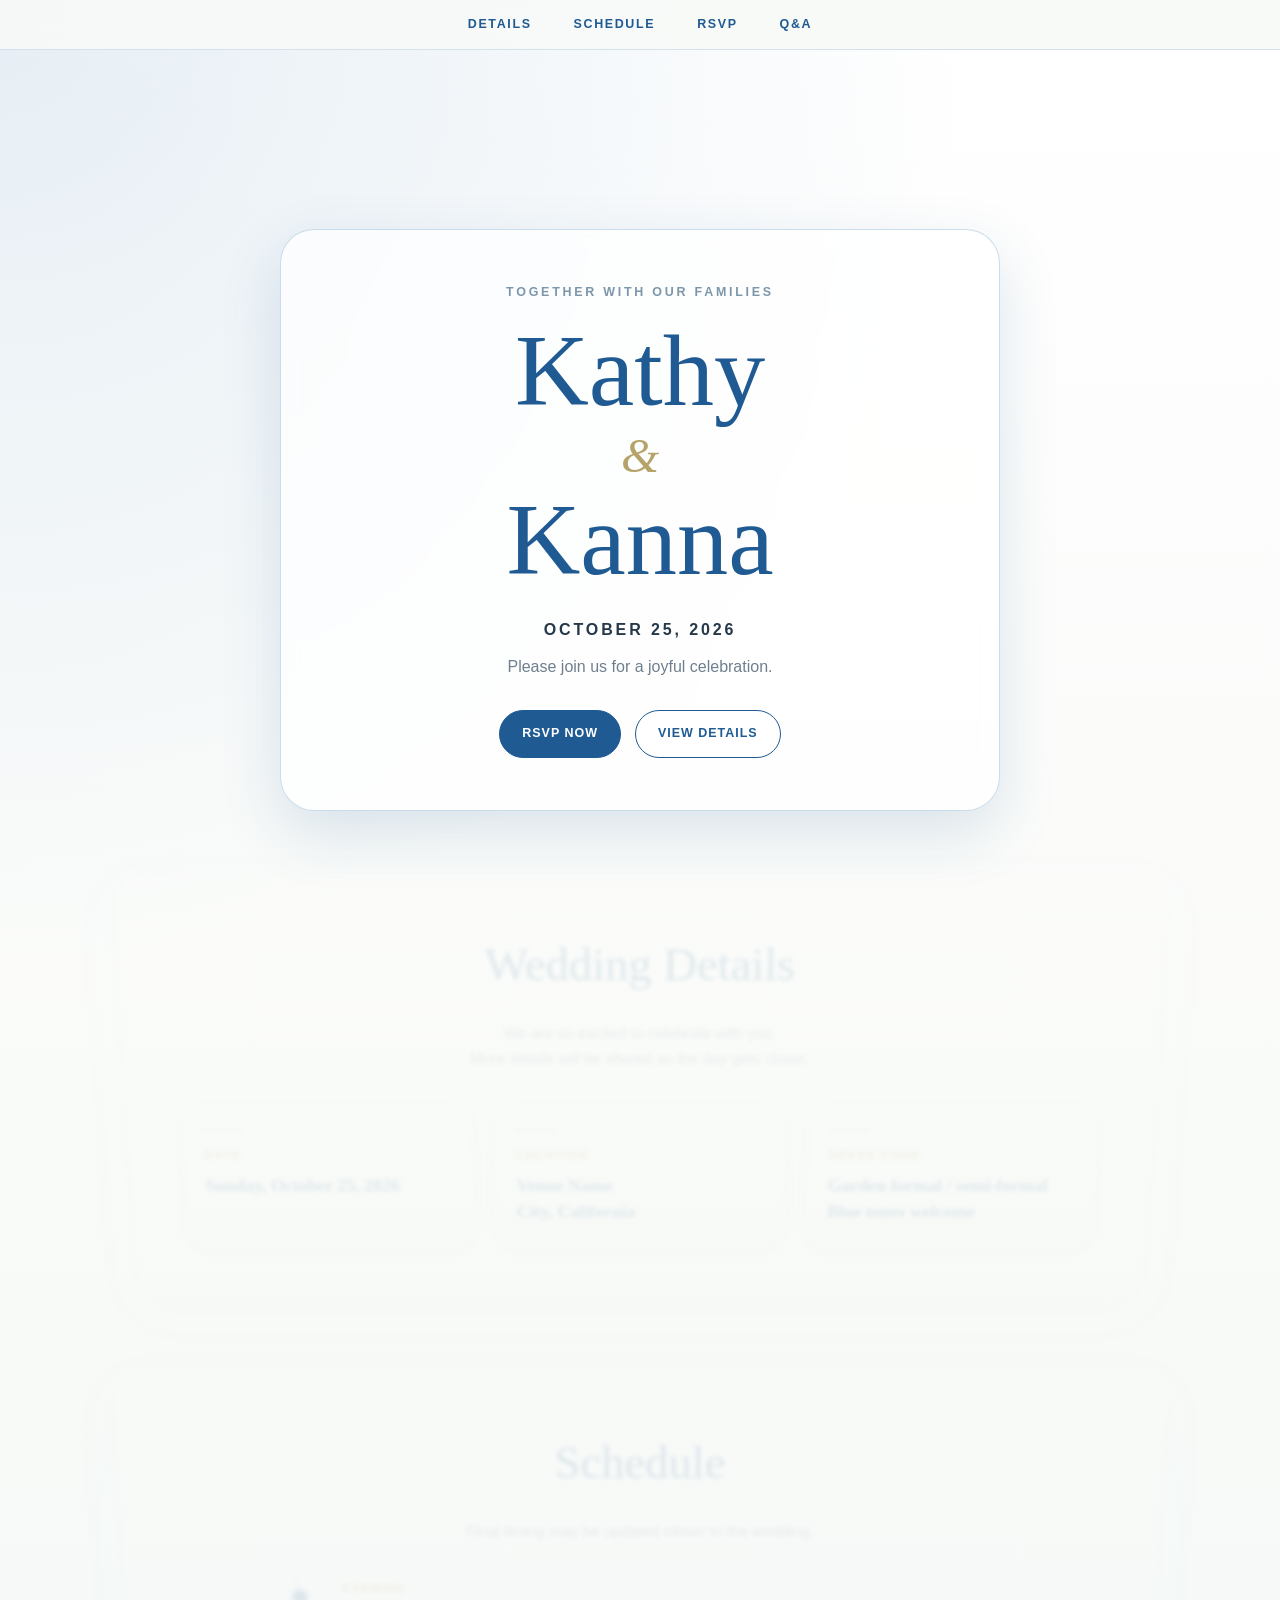
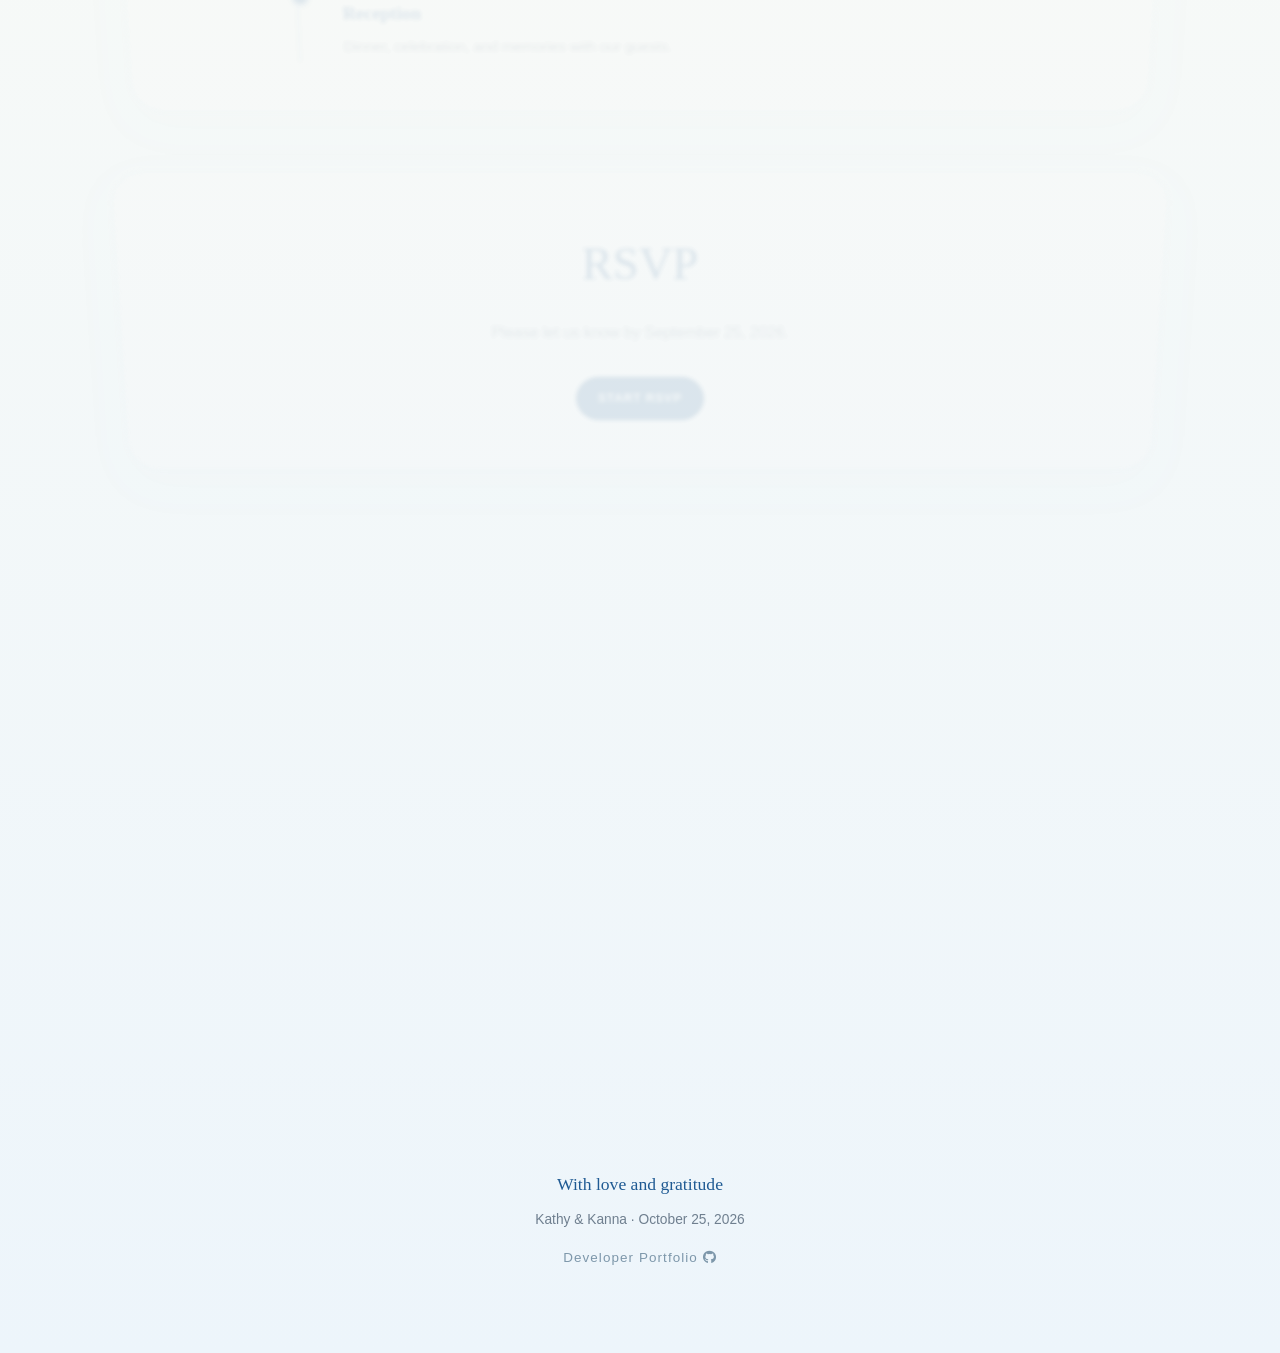
<file: index.html>
<!DOCTYPE html>
<html lang="en">
  <head>
    <link rel="stylesheet" href="https://cdnjs.cloudflare.com/ajax/libs/font-awesome/6.5.1/css/all.min.css">
    <link rel="stylesheet" href="css/styles.css">

    <meta charset="UTF-8" />
    <meta name="viewport" content="width=device-width, initial-scale=1.0" />

    <title>🩵 Kathy & Kanna</title>
  </head>

<body>
  <nav class="topbar" aria-label="Wedding website navigation">
    <div class="topbar-inner">
      <div class="nav-links">
        <a href="#details">Details</a>
        <a href="#schedule">Schedule</a>
        <a href="#rsvp">RSVP</a>
        <a href="#qa">Q&A</a>
      </div>
    </div>
  </nav>

  <header class="hero">
    <div class="hero-card">
      <p class="eyebrow">Together with our families</p>
      <h1>
        Kathy
        <span class="and">&</span>
        Kanna
      </h1>
      <p class="date-line">October 25, 2026</p>
      <p class="location-line">Please join us for a joyful celebration.</p>

      <div class="button-row">
        <a class="btn" href="rsvp.html">RSVP Now</a>
        <a class="btn secondary" href="#details">View Details</a>
      </div>
    </div>
  </header>

  <main>
    <section id="details" class="card-section">
      <h2>Wedding Details</h2>
      <p class="section-intro">
        We are so excited to celebrate with you.
        <br>More details will be shared as the day gets closer.
      </p>

      <div class="grid">
        <div class="detail-card">
          <h3>Date</h3>
          <p>Sunday, October 25, 2026</p>
        </div>

        <div class="detail-card">
          <h3>Location</h3>
          <p>Venue Name<br>City, California</p>
        </div>

        <div class="detail-card">
          <h3>Dress Code</h3>
          <p>Garden formal / semi-formal<br>Blue tones welcome</p>
        </div>
      </div>
    </section>

    <section id="schedule" class="card-section">
      <h2>Schedule</h2>
      <p class="section-intro">Final timing may be updated closer to the wedding.</p>

      <div class="schedule">
        <div class="schedule-item">
          <span class="time">Evening</span>
          <strong>Reception</strong>
          <p>Dinner, celebration, and memories with our guests.</p>
        </div>
      </div>
    </section>

    <section id="rsvp" class="card-section">
      <h2>RSVP</h2>
      <p class="section-intro">
        Please let us know by September 25, 2026.
      </p>

      <div class="button-row">
        <a class="btn" href="rsvp.html">Start RSVP</a>
      </div>
    </section>

    <section id="qa" class="qa-section card-section">
      <div class="qa-layout">
        <div class="qa-copy">
          <p class="qa-label">FAQ</p>
          <h2>Frequently Asked Questions</h2>
          <p>
            We compiled a few helpful answers for our wedding day. More details will be added as we get closer to the celebration.
          </p>
        </div>

        <div class="faq-list">
          <details class="faq-item">
            <summary>
              <span>When should I RSVP by?</span>
              <span class="faq-icon"></span>
            </summary>
            <p>Please RSVP by September 25, 2026 so we can finalize our guest count.</p>
          </details>

          <details class="faq-item">
            <summary>
              <span>What is the dress code?</span>
              <span class="faq-icon"></span>
            </summary>
            <p>Garden formal or semi-formal. Blue tones are welcome, but not required.</p>
          </details>

          <details class="faq-item">
            <summary>
              <span>Can I bring a guest?</span>
              <span class="faq-icon"></span>
            </summary>
            <p>Please refer to the names listed on your invitation. If you have questions, feel free to contact us.</p>
          </details>

          <details class="faq-item">
            <summary>
              <span>Will there be parking?</span>
              <span class="faq-icon"></span>
            </summary>
            <p>Parking details will be shared closer to the wedding date.</p>
          </details>

          <details class="faq-item">
            <summary>
              <span>Are children invited?</span>
              <span class="faq-icon"></span>
            </summary>
            <p>Please check your invitation for the guests included in your RSVP.</p>
          </details>
        </div>
      </div>

      <div class="qa-contact">
        <h3>Still have questions?</h3>
        <p>Please contact us, we are happy to help.</p>
        <a class="contact-btn" href="mailto:your-email@example.com">Contact us</a>
      </div>
    </section>
  </main>

  <footer class="footer">
    <div>With love and gratitude</div>
    <div class="small">Kathy & Kanna · October 25, 2026</div>

    <p class="developer-credit">
      <a href="https://kawingtam.github.io/" target="_blank" rel="noopener noreferrer">
        Developer Portfolio
        <i class="fa-brands fa-github"></i>
      </a>
    </p>
  </footer>

  <script>
    document.querySelectorAll('.faq-item').forEach((item) => {
      item.addEventListener('toggle', () => {
        if (item.open) {
          document.querySelectorAll('.faq-item').forEach((otherItem) => {
            if (otherItem !== item) otherItem.removeAttribute('open');
          });
        }
      });
    });
  </script>

  <script src="js/index.js"></script>
  <script src="js/rsvp.js"></script>
</body>
</html>
</file>
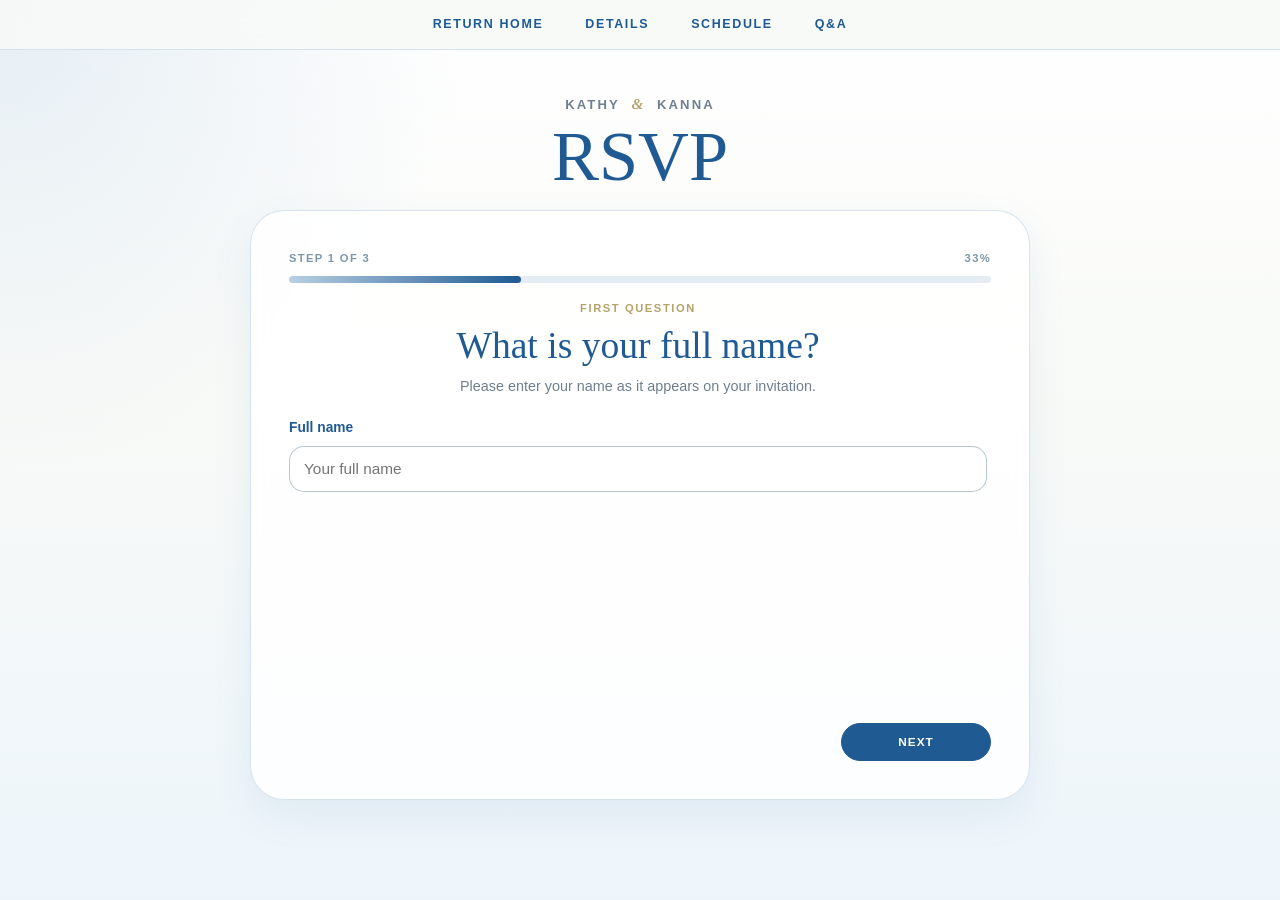
<file: rsvp.html>
<!DOCTYPE html>
<html lang="en">
<head>
  <meta charset="UTF-8" />
  <meta name="viewport" content="width=device-width, initial-scale=1.0" />

  <title>🩵 Kathy & Kanna | RSVP</title>

  <link rel="stylesheet" href="https://cdnjs.cloudflare.com/ajax/libs/font-awesome/6.5.1/css/all.min.css">
  <link rel="stylesheet" href="css/styles.css" />
</head>

<body class="rsvp-page">
  <nav class="topbar" aria-label="Wedding website navigation">
    <div class="topbar-inner">
      <div class="nav-links">
        <a href="index.html">Return Home</a>
        <a href="index.html#details">Details</a>
        <a href="index.html#schedule">Schedule</a>
        <a href="index.html#qa">Q&A</a>
      </div>
    </div>
  </nav>

  <main class="page-wrap">
    <div class="rsvp-shell">
      <header class="rsvp-header">
        <p class="rsvp-names">
          Kathy <span class="rsvp-and">&</span> Kanna
        </p>
        <h1>RSVP</h1>
      </header>
      <section class="rsvp-card" aria-label="Interactive wedding RSVP form">
        <div class="progress-area" aria-label="RSVP progress">
          <div class="progress-meta">
            <span id="step-label">Step 1 of 9</span>
            <span id="step-percent">0%</span>
          </div>
          <div class="progress-track">
            <div class="progress-fill" id="progress-fill"></div>
          </div>
        </div>

        <form id="interactive-rsvp" name="wedding-rsvp" method="POST" netlify-honeypot="bot-field" data-netlify="true" novalidate>
          <input type="hidden" name="form-name" value="wedding-rsvp" />
          <input type="hidden" id="guest-names-hidden" name="guest_names" value="" />
          <p style="display:none;">
            <label>Do not fill this out: <input name="bot-field" /></label>
          </p>

          <div class="notice" id="notice" role="alert"></div>

          <div class="rsvp-step active" id="step-name">
            <span class="question-label">First question</span>
            <h2 class="question-title">What is your full name?</h2>
            <p class="question-help">Please enter your name as it appears on your invitation.</p>

            <label class="field-label" for="full-name">Full name</label>
            <input id="full-name" name="full_name" type="text" placeholder="Your full name" autocomplete="name" data-required="always" />
          </div>

          <div class="rsvp-step" id="step-email">
            <span class="question-label">Contact</span>
            <h2 class="question-title">What is your email?</h2>
            <p class="question-help">We will only use this if we need to confirm wedding details with you.</p>

            <label class="field-label" for="email">Email address</label>
            <input id="email" name="email" type="email" placeholder="name@example.com" autocomplete="email" data-required="always" />
          </div>

          <div class="rsvp-step" id="step-attendance">
            <span class="question-label">Attendance</span>
            <h2 class="question-title">Will you be joining us?</h2>
            <p class="question-help">Your answer will decide which questions appear next.</p>

            <div class="choice-grid" role="radiogroup" aria-label="Will you attend?">
              <label class="choice-card">
                <input type="radio" name="attendance" value="Joyfully accepts" data-required="always" />
                <span>Joyfully accepts</span>
              </label>

              <label class="choice-card">
                <input type="radio" name="attendance" value="Regretfully declines" data-required="always" />
                <span>Regretfully declines</span>
              </label>
            </div>
          </div>

          <div class="rsvp-step" id="step-accept-animation">
            <div class="outcome-card accept" aria-label="Happy acceptance message">
              <span class="sparkle one"></span>
              <span class="sparkle two"></span>
              <span class="sparkle three"></span>
              <span class="sparkle four"></span>

              <div class="outcome-content">
                <div class="outcome-icon">🩵</div>
                <h2>Yay, see you there!</h2>
                <p>We are so excited to celebrate with you. Just a few quick details left.</p>
              </div>
            </div>
          </div>

          <div class="rsvp-step" id="step-decline-animation">
            <div class="outcome-card decline" aria-label="Decline message">
              <span class="sparkle one"></span>
              <span class="sparkle two"></span>
              <span class="sparkle three"></span>
              <span class="sparkle four"></span>

              <div class="outcome-content">
                <div class="outcome-icon">💙</div>
                <h2>We will miss you.</h2>
                <p>Thank you for letting us know. You can leave us a sweet note before submitting.</p>
              </div>
            </div>
          </div>

          <div class="rsvp-step" id="step-guest-count">
            <span class="question-label">Guest count</span>
            <h2 class="question-title">How many guests are attending?</h2>
            <p class="question-help">Please include yourself in the number.</p>

            <label class="field-label" for="guest-count">Number attending</label>
            <select id="guest-count" name="guest_count" data-required="accept">
              <option value="">Select one</option>
              <option value="1">1</option>
              <option value="2">2</option>
              <option value="3">3</option>
              <option value="4">4</option>
            </select>
          </div>

          <div class="rsvp-step" id="step-guest-names">
            <span class="question-label">Guest names</span>
            <h2 class="question-title">Who will be attending?</h2>
            <p class="question-help" id="guest-names-help">Please enter one name per box.</p>

            <div class="guest-name-fields" id="guest-name-fields">
              <div class="guest-name-field" data-guest-field="1">
                <label class="field-label" for="guest-1">Guest 1</label>
                <input id="guest-1" name="guest_1" type="text" placeholder="Guest 1 full name" data-required="accept" disabled />
              </div>

              <div class="guest-name-field" data-guest-field="2">
                <label class="field-label" for="guest-2">Guest 2</label>
                <input id="guest-2" name="guest_2" type="text" placeholder="Guest 2 full name" data-required="accept" disabled />
              </div>

              <div class="guest-name-field" data-guest-field="3">
                <label class="field-label" for="guest-3">Guest 3</label>
                <input id="guest-3" name="guest_3" type="text" placeholder="Guest 3 full name" data-required="accept" disabled />
              </div>

              <div class="guest-name-field" data-guest-field="4">
                <label class="field-label" for="guest-4">Guest 4</label>
                <input id="guest-4" name="guest_4" type="text" placeholder="Guest 4 full name" data-required="accept" disabled />
              </div>
            </div>
          </div>

          <div class="rsvp-step" id="step-dietary">
            <span class="question-label">Dietary needs</span>
            <h2 class="question-title">Any allergies or dietary restrictions?</h2>
            <p class="question-help">Choose the closest option. Select “Other” if you need to explain more.</p>

            <label class="field-label" for="dietary-option">Allergy or dietary option</label>
            <select id="dietary-option" name="dietary_option">
              <option value="None">None</option>
              <option>Vegetarian</option>
              <option>Vegan</option>
              <option>Gluten-free</option>
              <option>Dairy-free</option>
              <option>Nut allergy</option>
              <option>Shellfish allergy</option>
              <option>No beef</option>
              <option>No pork</option>
              <option>Other</option>
            </select>

            <div class="dietary-other" id="dietary-other-wrap">
              <label class="field-label" for="dietary-other">Other details</label>
              <input id="dietary-other" name="dietary_other" type="text" placeholder="Please briefly describe." disabled />
            </div>
          </div>

          <div class="rsvp-step" id="step-message">
            <span class="question-label">Final note</span>
            <h2 class="question-title">Would you like to leave us a message?</h2>
            <p class="question-help">You can also include a song request for the reception.</p>

            <label class="field-label" for="message">Message or song request</label>
            <textarea id="message" name="message" maxlength="180" placeholder="Leave us a note or request a song."></textarea>
          </div>

          <div class="rsvp-step" id="step-review">
            <span class="question-label">Review</span>
            <h2 class="question-title">Please review your RSVP.</h2>
            <p class="question-help">Use Back if you want to edit anything.</p>

            <div class="review-box" id="review-box"></div>
          </div>

          <div class="rsvp-step" id="step-thank-you">
            <div class="outcome-card accept" aria-label="Thank you message">
              <span class="sparkle one"></span>
              <span class="sparkle two"></span>
              <span class="sparkle three"></span>
              <span class="sparkle four"></span>

              <div class="outcome-content">
                <div class="outcome-icon">🩵</div>
                <h2>Thank you!</h2>
                <p>Your RSVP has been recorded. We are grateful for your response.</p>
              </div>
            </div>

            <div class="button-row thank-you-actions">
              <a class="btn secondary" href="index.html">Back to Wedding Site</a>
            </div>
          </div>

          <div class="button-row rsvp-button-row" id="form-buttons">
            <button class="btn secondary hidden" type="button" id="back-btn">Back</button>
            <button class="btn" type="button" id="next-btn">Next</button>
            <button class="btn" type="submit" id="submit-btn" style="display:none;">Submit</button>
          </div>
        </form>
      </section>
    </div>
  </main>
  

  <script src="js/rsvp.js"></script>
</body>
</html>
</file>
<file: css/styles.css>
/* =========================================================
   Kathy & Kanna Wedding RSVP
   Shared blue wedding style for index.html and rsvp.html
   ========================================================= */

:root {
  --ink-blue: #1F5A93;
  --powder-blue: #B8CFE3;
  --dusty-blue: #7D97AA;
  --soft-white: #F8FAF7;
  --fresh-green: #7FA06B;
  --champagne: #B6A36A;
  --text: #263849;
  --muted: #6f7f8f;
  --card: rgba(255, 255, 255, 0.86);
  --shadow: 0 22px 60px rgba(31, 90, 147, 0.15);
}

* {
  box-sizing: border-box;
}

html {
  scroll-behavior: smooth;
}

body {
  margin: 0;
  font-family: Georgia, "Times New Roman", serif;
  color: var(--text);
  background:
    radial-gradient(circle at top left, rgba(184, 207, 227, 0.35), transparent 30%),
    linear-gradient(180deg, #ffffff 0%, var(--soft-white) 45%, #edf5fb 100%);
  line-height: 1.7;
  overflow-x: hidden;
}

/* =========================================================
   Shared Top Navigation
   ========================================================= */

.topbar {
  position: sticky;
  top: 0;
  z-index: 50;
  padding: 14px 20px;
  background: rgba(248, 250, 247, 0.88);
  backdrop-filter: blur(14px);
  border-bottom: 1px solid rgba(184, 207, 227, 0.55);
  font-family: Arial, sans-serif;
}

.topbar-inner {
  width: min(1080px, 92vw);
  margin: 0 auto;
  display: flex;
  align-items: center;
  justify-content: center;
}

.nav-links {
  display: flex;
  align-items: center;
  justify-content: center;
  gap: clamp(18px, 5vw, 42px);
  flex-wrap: wrap;
}

.nav-links a {
  color: var(--ink-blue);
  text-decoration: none;
  font-size: 0.78rem;
  font-weight: 700;
  letter-spacing: 0.13em;
  text-transform: uppercase;
  transition: color 0.25s ease;
}

.nav-links a:hover,
.nav-links .nav-rsvp:hover {
  color: var(--champagne);
}

.nav-links .nav-rsvp {
  color: var(--ink-blue);
}

/* =========================================================
   Shared Buttons / Footer
   ========================================================= */

.button-row {
  display: flex;
  gap: 14px;
  justify-content: center;
  align-items: center;
  flex-wrap: wrap;
}

.btn {
  display: inline-flex;
  align-items: center;
  justify-content: center;
  gap: 8px;
  padding: 12px 22px;
  border-radius: 999px;
  background: var(--ink-blue);
  color: white;
  text-decoration: none;
  font-family: Arial, sans-serif;
  font-weight: 700;
  letter-spacing: 0.08em;
  text-transform: uppercase;
  font-size: 0.78rem;
  border: 1px solid var(--ink-blue);
  cursor: pointer;
  transition:
    transform 0.2s ease,
    box-shadow 0.2s ease,
    background 0.2s ease,
    color 0.2s ease;
}

.btn:hover {
  transform: translateY(-2px);
  box-shadow: 0 10px 24px rgba(31, 90, 147, 0.16);
}

.btn.secondary {
  background: rgba(255, 255, 255, 0.78);
  color: var(--ink-blue);
}

.btn.hidden {
  visibility: hidden;
  pointer-events: none;
}

.footer {
  text-align: center;
  padding: clamp(38px, 6vw, 55px) 20px clamp(48px, 7vw, 70px);
  color: var(--ink-blue);
  font-size: 1.1rem;
}

.footer .small {
  margin-top: 8px;
  font-family: Arial, sans-serif;
  color: var(--muted);
  font-size: 0.86rem;
}

.developer-credit {
  margin-top: 16px;
  font-family: Arial, sans-serif;
  font-size: 0.84rem;
  letter-spacing: 0.08em;
}

.developer-credit a {
  color: var(--dusty-blue);
  text-decoration: none;
  transition: color 0.25s ease;
}

.developer-credit a:hover {
  color: var(--ink-blue);
}

/* =========================================================
   Index Page
   ========================================================= */

main {
  width: min(1080px, 92vw);
  margin: 0 auto clamp(42px, 7vw, 76px);
  display: grid;
  gap: clamp(24px, 4vw, 36px);
}

.hero {
  min-height: calc(100svh - 60px);
  padding: clamp(48px, 8vh, 82px) 24px clamp(42px, 7vh, 76px);
  display: flex;
  align-items: center;
  justify-content: center;
  text-align: center;
  background-repeat: no-repeat;
  background-position: top center;
  background-size: min(1040px, 94vw) auto;
}

.hero-card {
  width: min(720px, 92vw);
  margin-top: clamp(56px, 10vh, 118px);
  padding: clamp(34px, 5vw, 52px) clamp(24px, 5vw, 42px);
  background: rgba(255, 255, 255, 0.72);
  border: 1px solid rgba(184, 207, 227, 0.72);
  border-radius: 34px;
  box-shadow: var(--shadow);
  backdrop-filter: blur(8px);
  animation: heroEnter 0.9s ease both;
}

.eyebrow {
  margin: 0 0 18px;
  font-family: Arial, sans-serif;
  font-size: 0.78rem;
  letter-spacing: 0.22em;
  text-transform: uppercase;
  color: var(--dusty-blue);
  font-weight: 700;
}

h1 {
  margin: 0;
  color: var(--ink-blue);
  font-size: clamp(3.2rem, 8vw, 6.6rem);
  line-height: 0.98;
  font-weight: 400;
}

.and {
  display: block;
  margin: 10px 0;
  color: var(--champagne);
  font-size: 0.48em;
  font-style: italic;
}

.date-line {
  margin: 26px 0 10px;
  font-family: Arial, sans-serif;
  letter-spacing: 0.18em;
  text-transform: uppercase;
  color: var(--text);
  font-weight: 700;
}

.location-line {
  margin: 0 auto 30px;
  max-width: 520px;
  color: var(--muted);
  font-family: Arial, sans-serif;
  font-size: 1rem;
}

section {
  scroll-margin-top: 88px;
  padding: clamp(36px, 5vw, 54px);
  background: var(--card);
  border: 1px solid rgba(184, 207, 227, 0.56);
  border-radius: 34px;
  box-shadow: 0 16px 40px rgba(31, 90, 147, 0.08);
}

.card-section {
  opacity: 0;
  transform: perspective(1000px) rotateX(8deg) translateY(36px) scale(0.97);
  transform-origin: top center;
  filter: blur(4px);
  transition:
    opacity 0.65s ease,
    transform 0.65s ease,
    filter 0.65s ease;
}

.card-section.is-visible {
  opacity: 1;
  transform: perspective(1000px) rotateX(0deg) translateY(0) scale(1);
  filter: blur(0);
}

.card-section.is-hidden-past {
  opacity: 0.12;
  transform: perspective(1000px) rotateX(-7deg) translateY(-18px) scale(0.98);
  filter: blur(2px);
}

h2 {
  margin: 0 0 18px;
  color: var(--ink-blue);
  font-size: clamp(2rem, 4vw, 3rem);
  font-weight: 400;
  text-align: center;
}

.section-intro {
  max-width: 720px;
  margin: 0 auto 34px;
  text-align: center;
  color: var(--muted);
  font-family: Arial, sans-serif;
}

.grid {
  display: grid;
  grid-template-columns: repeat(3, minmax(0, 1fr));
  gap: 18px;
  align-items: stretch;
}

/* Wedding Details: grid layout, but schedule-style gold + blue text */
#details .detail-card {
  position: relative;
  overflow: hidden;
  padding: 28px 24px;
  background: linear-gradient(180deg, rgba(255, 255, 255, 0.86), rgba(248, 250, 247, 0.88));
  border: 1px solid rgba(184, 207, 227, 0.76);
  border-radius: 24px;
  text-align: left;
  box-shadow: 0 10px 24px rgba(31, 90, 147, 0.07);
}

#details .detail-card::before {
  content: "";
  display: block;
  width: 42px;
  height: 2px;
  margin-bottom: 16px;
  border-radius: 999px;
  background: var(--powder-blue);
}

#details .detail-card h3 {
  margin: 0 0 8px;
  color: var(--champagne);
  font-family: Arial, sans-serif;
  font-weight: 700;
  letter-spacing: 0.12em;
  text-transform: uppercase;
  font-size: 0.78rem;
}

#details .detail-card p {
  margin: 0;
  color: var(--ink-blue);
  font-size: 1.18rem;
  font-weight: 600;
  line-height: 1.55;
}

.schedule {
  max-width: 720px;
  margin: 0 auto;
  border-left: 2px solid var(--powder-blue);
  padding-left: 28px;
}

.schedule-item {
  position: relative;
  margin-bottom: 24px;
  padding: 4px 0 4px 18px;
}

.schedule-item:last-child {
  margin-bottom: 0;
}

.schedule-item::before {
  content: "";
  position: absolute;
  left: -37px;
  top: 12px;
  width: 14px;
  height: 14px;
  border-radius: 50%;
  background: var(--ink-blue);
  border: 4px solid var(--powder-blue);
}

.time {
  display: block;
  color: var(--champagne);
  font-family: Arial, sans-serif;
  font-weight: 700;
  letter-spacing: 0.12em;
  text-transform: uppercase;
  font-size: 0.78rem;
}

.schedule-item strong {
  color: var(--ink-blue);
  font-size: 1.2rem;
}

.schedule-item p {
  margin: 6px 0 0;
  color: var(--muted);
  font-family: Arial, sans-serif;
  font-size: 0.96rem;
}

/* =========================================================
   FAQ
   ========================================================= */

.qa-section {
  padding: clamp(40px, 5vw, 64px);
  overflow: hidden;
}

.qa-layout {
  display: grid;
  grid-template-columns: minmax(240px, 0.82fr) minmax(460px, 1.28fr);
  gap: clamp(34px, 5vw, 68px);
  align-items: start;
}

.qa-copy {
  text-align: left;
  padding-top: 4px;
}

.qa-label {
  margin: 0 0 12px;
  font-family: Arial, sans-serif;
  font-size: 0.72rem;
  font-weight: 800;
  letter-spacing: 0.18em;
  text-transform: uppercase;
  color: var(--dusty-blue);
}

.qa-copy h2 {
  margin: 0 0 18px;
  text-align: left;
  color: var(--ink-blue);
  font-size: clamp(2.35rem, 4.2vw, 4.15rem);
  line-height: 1.02;
}

.qa-copy p:not(.qa-label) {
  max-width: 410px;
  margin: 0;
  color: var(--muted);
  font-family: Arial, sans-serif;
  font-size: 1rem;
  line-height: 1.75;
}

.faq-list {
  display: grid;
  gap: 14px;
}

.faq-item {
  background: rgba(255, 255, 255, 0.82);
  border: 1px solid rgba(184, 207, 227, 0.78);
  border-radius: 16px;
  box-shadow: 0 10px 24px rgba(31, 90, 147, 0.07);
  overflow: hidden;
  transition:
    background 0.2s ease,
    border-color 0.2s ease,
    box-shadow 0.2s ease;
}

.faq-item[open] {
  background: rgba(248, 250, 247, 0.96);
  border-color: rgba(31, 90, 147, 0.26);
  box-shadow: 0 14px 30px rgba(31, 90, 147, 0.1);
}

.faq-item summary {
  list-style: none;
  cursor: pointer;
  min-height: 58px;
  padding: 16px 18px 16px 20px;
  display: flex;
  align-items: center;
  justify-content: space-between;
  gap: 18px;
  color: var(--text);
  font-family: Arial, sans-serif;
  font-size: 0.94rem;
  font-weight: 700;
  line-height: 1.35;
}

.faq-item summary::-webkit-details-marker {
  display: none;
}

.faq-item p {
  margin: 0;
  padding: 0 58px 20px 20px;
  color: var(--muted);
  font-family: Arial, sans-serif;
  font-size: 0.94rem;
  line-height: 1.65;
}

.faq-icon::before {
  content: "+";
  flex: 0 0 auto;
  width: 28px;
  height: 28px;
  border-radius: 50%;
  display: inline-flex;
  align-items: center;
  justify-content: center;
  background: rgba(184, 207, 227, 0.28);
  color: var(--ink-blue);
  font-family: Arial, sans-serif;
  font-size: 1.15rem;
  font-weight: 500;
  line-height: 1;
}

.faq-item[open] .faq-icon::before {
  content: "−";
  background: rgba(31, 90, 147, 0.12);
}

.qa-contact {
  display: none;
}

/* =========================================================
   RSVP Page
   ========================================================= */

body.rsvp-page {
  height: 100svh;
  max-height: 100svh;
  overflow: hidden;
  display: flex;
  flex-direction: column;
}

body.rsvp-page main {
  width: min(840px, 94vw);
  margin: 0 auto;
}

.rsvp-page .topbar {
  flex: 0 0 auto;
}

.rsvp-page .page-wrap {
  flex: 1 1 auto;
  min-height: 0;
  width: min(840px, 94vw);
  padding: clamp(6px, 1.2vh, 12px) 0;
  display: flex;
  align-items: stretch;
  justify-content: center;
}

.rsvp-shell {
  width: 100%;
  min-height: 0;
  height: 100%;
  display: flex;
  flex-direction: column;
}

.rsvp-header {
  flex: 0 0 auto;
  text-align: center;
  margin-bottom: clamp(5px, 1vh, 10px);
}

.rsvp-names {
  margin: 0 0 4px;
  color: var(--ink-blue);
  font-family: Georgia, "Times New Roman", serif;
  font-size: clamp(1.15rem, 3.8vmin, 1.65rem);
  font-weight: 400;
  letter-spacing: 0.05em;
  line-height: 1;
}

.rsvp-and {
  color: var(--champagne);
  font-style: italic;
  margin: 0 7px;
}

.rsvp-header h1 {
  margin-top: 2px;
  font-size: clamp(2rem, 6.3vmin, 3.45rem);
}

.rsvp-header .intro {
  max-width: 560px;
  margin: 4px auto 0;
  color: var(--muted);
  font-family: Arial, sans-serif;
  font-size: 0.86rem;
  line-height: 1.4;
}

.rsvp-card {
  flex: 1 1 auto;
  min-height: 0;
  max-height: none;
  display: flex;
  flex-direction: column;
  overflow: hidden;
  background: rgba(255, 255, 255, 0.88);
  border: 1px solid rgba(184, 207, 227, 0.68);
  border-radius: 30px;
  box-shadow: 0 18px 48px rgba(31, 90, 147, 0.14);
  padding: clamp(16px, 3vmin, 28px);
  backdrop-filter: blur(8px);
}

.progress-area {
  flex: 0 0 auto;
  margin-bottom: clamp(8px, 1.4vh, 14px);
}

.progress-meta {
  display: flex;
  justify-content: space-between;
  align-items: center;
  gap: 16px;
  margin-bottom: 8px;
  font-family: Arial, sans-serif;
  font-size: 0.7rem;
  font-weight: 800;
  letter-spacing: 0.12em;
  text-transform: uppercase;
  color: var(--dusty-blue);
}

.progress-track {
  height: 7px;
  border-radius: 999px;
  background: rgba(184, 207, 227, 0.38);
  overflow: hidden;
}

.progress-fill {
  width: 0%;
  height: 100%;
  border-radius: 999px;
  background: linear-gradient(90deg, var(--powder-blue), var(--ink-blue));
  transition: width 0.28s ease;
}

.rsvp-page form {
  flex: 1 1 auto;
  min-height: 0;
  margin: 0;
  display: flex;
  flex-direction: column;
}

.rsvp-step {
  display: none;
  min-height: 0;
  animation: fadeInUp 0.24s ease;
}

.rsvp-step.active {
  display: block;
  flex: 1 1 auto;
  min-height: 0;
  overflow-y: auto;
  overflow-x: hidden;
  padding-right: 2px;
}

.rsvp-step#step-review.active {
  min-height: 0;
}

.question-label {
  display: block;
  margin: 0 0 8px;
  color: var(--champagne);
  font-family: Arial, sans-serif;
  font-size: 0.7rem;
  font-weight: 800;
  letter-spacing: 0.14em;
  text-transform: uppercase;
}

.question-title {
  margin: 0 0 12px;
  color: var(--ink-blue);
  font-size: clamp(1.75rem, 5.2vmin, 2.9rem);
  font-weight: 400;
  line-height: 1.05;
}

.question-help {
  max-width: 620px;
  margin: -2px 0 16px;
  color: var(--muted);
  font-family: Arial, sans-serif;
  font-size: 0.9rem;
  line-height: 1.48;
}

label.field-label {
  display: block;
  margin-bottom: 7px;
  color: var(--ink-blue);
  font-family: Arial, sans-serif;
  font-weight: 700;
  font-size: 0.86rem;
}

input,
select,
textarea {
  width: 100%;
  padding: 13px 14px;
  border: 1px solid rgba(125, 151, 170, 0.55);
  border-radius: 15px;
  background: rgba(255, 255, 255, 0.94);
  color: var(--text);
  font: 0.96rem Arial, sans-serif;
  outline: none;
  transition:
    border-color 0.2s ease,
    box-shadow 0.2s ease;
}

input:focus,
select:focus,
textarea:focus {
  border-color: rgba(31, 90, 147, 0.58);
  box-shadow: 0 0 0 4px rgba(184, 207, 227, 0.34);
}

textarea {
  min-height: 86px;
  resize: none;
}

.choice-grid {
  display: grid;
  grid-template-columns: 1fr 1fr;
  gap: 14px;
}

.choice-card {
  position: relative;
  display: flex;
  align-items: center;
  gap: 12px;
  min-height: 76px;
  padding: 16px;
  border: 1px solid rgba(184, 207, 227, 0.76);
  border-radius: 20px;
  background: rgba(255, 255, 255, 0.78);
  color: var(--text);
  font-family: Arial, sans-serif;
  font-weight: 700;
  cursor: pointer;
  transition:
    transform 0.2s ease,
    border-color 0.2s ease,
    background 0.2s ease,
    box-shadow 0.2s ease;
}

.choice-card:hover {
  transform: translateY(-2px);
  border-color: rgba(31, 90, 147, 0.35);
  box-shadow: 0 10px 20px rgba(31, 90, 147, 0.08);
}

.choice-card input {
  width: auto;
  accent-color: var(--ink-blue);
}

.choice-card:has(input:checked) {
  border-color: rgba(31, 90, 147, 0.58);
  background: rgba(184, 207, 227, 0.24);
  box-shadow: 0 10px 22px rgba(31, 90, 147, 0.10);
}

.choice-card.choice-selected {
  animation: choicePulse 0.45s ease both;
}

.choice-card.choice-selected.accept-choice {
  border-color: rgba(31, 90, 147, 0.65);
  background: rgba(184, 207, 227, 0.34);
}

.choice-card.choice-selected.decline-choice {
  border-color: rgba(182, 163, 106, 0.56);
  background: rgba(244, 201, 93, 0.14);
}

.guest-name-fields {
  display: grid;
  grid-template-columns: repeat(2, minmax(0, 1fr));
  gap: 12px;
}

.guest-name-field {
  display: none;
}

.guest-name-field.visible {
  display: block;
}

.dietary-other {
  display: none;
  margin-top: 12px;
}

.dietary-other.visible {
  display: block;
}

.outcome-card {
  position: relative;
  min-height: 248px;
  display: grid;
  place-items: center;
  text-align: center;
  border: 1px solid rgba(184, 207, 227, 0.72);
  border-radius: 26px;
  background:
    radial-gradient(circle at 20% 20%, rgba(184, 207, 227, 0.38), transparent 24%),
    rgba(248, 250, 247, 0.72);
  overflow: hidden;
}

.outcome-content {
  position: relative;
  z-index: 2;
  padding: 18px;
}

.outcome-icon {
  width: 84px;
  height: 84px;
  margin: 0 auto 14px;
  border-radius: 50%;
  display: grid;
  place-items: center;
  background: rgba(184, 207, 227, 0.34);
  color: var(--ink-blue);
  font-size: 2.5rem;
  animation: happyPop 0.7s ease both, floatSoft 2.2s ease-in-out 0.7s infinite;
}

.outcome-card.decline .outcome-icon {
  background: rgba(31, 90, 147, 0.10);
}

.outcome-card h2 {
  margin: 0 0 8px;
  color: var(--ink-blue);
  font-size: clamp(2rem, 5vmin, 3rem);
  font-weight: 400;
  line-height: 1.05;
}

.outcome-card p {
  max-width: 500px;
  margin: 0 auto;
  color: var(--muted);
  font-family: Arial, sans-serif;
  font-size: 0.92rem;
}

.sparkle {
  position: absolute;
  width: 10px;
  height: 10px;
  border-radius: 50%;
  background: var(--powder-blue);
  opacity: 0.8;
  animation: sparkleFloat 2.4s ease-in-out infinite;
}

.sparkle.one {
  left: 14%;
  top: 28%;
  animation-delay: 0s;
}

.sparkle.two {
  right: 17%;
  top: 20%;
  animation-delay: 0.3s;
  background: var(--champagne);
}

.sparkle.three {
  left: 22%;
  bottom: 22%;
  animation-delay: 0.6s;
  width: 7px;
  height: 7px;
}

.sparkle.four {
  right: 24%;
  bottom: 26%;
  animation-delay: 0.9s;
  width: 8px;
  height: 8px;
}

.review-box {
  display: grid;
  gap: 6px;
  padding: 14px;
  border: 1px solid rgba(184, 207, 227, 0.72);
  border-radius: 20px;
  background: rgba(248, 250, 247, 0.72);
  font-family: Arial, sans-serif;
  font-size: 0.84rem;
}

.review-row {
  display: grid;
  grid-template-columns: 140px 1fr;
  gap: 8px;
  padding-bottom: 6px;
  border-bottom: 1px solid rgba(184, 207, 227, 0.36);
}

.review-row:last-child {
  border-bottom: 0;
  padding-bottom: 0;
}

.review-row strong {
  color: var(--champagne);
  text-transform: uppercase;
  letter-spacing: 0.08em;
  font-size: 0.7rem;
}

.review-row span {
  color: var(--text);
  overflow-wrap: anywhere;
}

.notice {
  display: none;
  flex: 0 0 auto;
  margin: 0 0 12px;
  padding: 9px 12px;
  border-radius: 13px;
  background: rgba(244, 201, 93, 0.14);
  border: 1px solid rgba(182, 163, 106, 0.32);
  color: var(--text);
  font-family: Arial, sans-serif;
  font-size: 0.84rem;
}

.notice.show {
  display: block;
}

.rsvp-page .button-row {
  flex: 0 0 auto;
  justify-content: space-between;
  margin-top: clamp(8px, 1.4vh, 14px);
}

.rsvp-page .btn {
  min-width: 132px;
  padding: 11px 20px;
  font-size: 0.74rem;
}

.thank-you-actions {
  justify-content: center !important;
}

/* Review is the tallest step, so make it denser and scroll inside the card if needed. */
#step-review.active .question-title {
  font-size: clamp(1.35rem, 4.3vmin, 2.1rem);
  margin-bottom: 6px;
}

#step-review.active .question-help {
  margin-bottom: 8px;
}

#step-review.active .review-box {
  max-height: min(42svh, 310px);
  overflow-y: auto;
}

/* =========================================================
   Animations
   ========================================================= */

@keyframes heroEnter {
  from {
    opacity: 0;
    transform: translateY(24px) scale(0.98);
  }

  to {
    opacity: 1;
    transform: translateY(0) scale(1);
  }
}

@keyframes choicePulse {
  0% {
    transform: scale(1);
  }

  45% {
    transform: scale(1.035);
  }

  100% {
    transform: scale(1);
  }
}

@keyframes fadeInUp {
  from {
    opacity: 0;
    transform: translateY(10px);
  }

  to {
    opacity: 1;
    transform: translateY(0);
  }
}

@keyframes happyPop {
  0% {
    opacity: 0;
    transform: scale(0.6) rotate(-8deg);
  }

  65% {
    opacity: 1;
    transform: scale(1.12) rotate(4deg);
  }

  100% {
    opacity: 1;
    transform: scale(1) rotate(0deg);
  }
}

@keyframes floatSoft {
  0%,
  100% {
    transform: translateY(0);
  }

  50% {
    transform: translateY(-8px);
  }
}

@keyframes sparkleFloat {
  0%,
  100% {
    transform: translateY(0) scale(1);
    opacity: 0.45;
  }

  50% {
    transform: translateY(-12px) scale(1.25);
    opacity: 0.95;
  }
}

/* =========================================================
   Responsive: Index + FAQ
   ========================================================= */

@media (max-width: 860px) {
  main {
    width: min(92vw, 720px);
    gap: 24px;
    margin-bottom: 46px;
  }

  section {
    scroll-margin-top: 78px;
    padding: 34px 22px;
  }

  .grid {
    grid-template-columns: 1fr;
  }

  #details .detail-card {
    text-align: center;
    padding: 24px 20px;
  }

  #details .detail-card::before {
    margin-left: auto;
    margin-right: auto;
  }

  .qa-section {
    padding: 42px 22px;
  }

  .qa-layout {
    display: block;
  }

  .qa-copy {
    text-align: center;
    margin-bottom: 34px;
  }

  .qa-copy h2 {
    text-align: center;
    font-size: clamp(2.15rem, 9vw, 3.1rem);
  }

  .qa-copy p:not(.qa-label) {
    max-width: 360px;
    margin: 0 auto;
  }

  .faq-list {
    gap: 0;
    padding: 14px;
    border: 1px solid rgba(184, 207, 227, 0.72);
    border-radius: 24px;
    background: rgba(255, 255, 255, 0.62);
    box-shadow: 0 14px 34px rgba(31, 90, 147, 0.08);
  }

  .faq-item {
    border: 0;
    border-radius: 0;
    box-shadow: none;
    background: transparent;
  }

  .faq-item + .faq-item {
    border-top: 1px solid rgba(184, 207, 227, 0.38);
  }

  .faq-item[open] {
    border-radius: 14px;
    background: rgba(248, 250, 247, 0.96);
    box-shadow: 0 8px 18px rgba(31, 90, 147, 0.06);
  }

  .faq-item summary {
    padding: 18px 14px;
    font-size: 0.9rem;
    gap: 12px;
  }

  .faq-item summary span:first-child {
    display: flex;
    align-items: center;
    gap: 10px;
  }

  .faq-item summary span:first-child::before {
    content: "?";
    width: 18px;
    height: 18px;
    flex: 0 0 18px;
    border-radius: 50%;
    border: 1px solid rgba(31, 90, 147, 0.32);
    display: inline-flex;
    align-items: center;
    justify-content: center;
    color: var(--ink-blue);
    font-size: 0.72rem;
    font-weight: 700;
  }

  .faq-item p {
    padding: 0 46px 18px 42px;
    font-size: 0.88rem;
  }

  .faq-icon::before {
    width: 24px;
    height: 24px;
    background: transparent;
  }

  .qa-contact {
    display: block;
    margin-top: 36px;
    text-align: center;
    font-family: Arial, sans-serif;
  }

  .qa-contact h3 {
    margin: 0 0 8px;
    color: var(--ink-blue);
    font-family: Georgia, "Times New Roman", serif;
    font-size: 1.55rem;
    font-weight: 400;
  }

  .qa-contact p {
    margin: 0 0 18px;
    color: var(--muted);
  }

  .qa-contact .contact-btn {
    display: inline-block;
    padding: 10px 18px;
    border-radius: 999px;
    border: 1px solid rgba(31, 90, 147, 0.35);
    color: var(--ink-blue);
    background: rgba(255, 255, 255, 0.8);
    text-decoration: none;
    font-weight: 700;
    font-size: 0.82rem;
  }
}

@media (max-width: 800px) {
  .hero {
    min-height: calc(100svh - 56px);
    padding: 50px 20px 46px;
    background-size: 740px auto;
  }

  .hero-card {
    margin-top: 72px;
    padding: 38px 24px;
  }
}

@media (max-width: 700px) {
  .topbar {
    padding: 12px 14px;
  }

  .topbar-inner {
    width: 100%;
    justify-content: center;
  }

  .nav-links {
    gap: 16px;
  }

  .nav-links a {
    font-size: 0.7rem;
    letter-spacing: 0.1em;
  }
}

@media (max-width: 520px) {
  .topbar {
    padding: 11px 10px;
  }

  .nav-links {
    gap: 12px;
  }

  .nav-links a {
    font-size: 0.66rem;
  }

  .hero {
    min-height: calc(100svh - 52px);
    padding: 36px 18px 34px;
  }

  .hero-card {
    margin-top: 48px;
    padding: 32px 22px;
    border-radius: 28px;
  }

  main {
    width: 92vw;
    gap: 20px;
    margin-bottom: 38px;
  }

  section {
    padding: 30px 18px;
    border-radius: 28px;
  }

  .qa-section {
    padding: 36px 16px;
  }

  .faq-list {
    padding: 12px;
    border-radius: 22px;
  }

  .faq-item summary {
    padding: 16px 10px;
  }

  .faq-item p {
    padding: 0 38px 16px 38px;
  }
}

/* =========================================================
RSVP Page Refinement
Cleaner layout + adaptive same-size card
========================================================= */

body.rsvp-page {
min-height: 100svh;
overflow-x: hidden;
overflow-y: auto;
display: block;
}

body.rsvp-page main,
.rsvp-page .page-wrap {
width: min(840px, 92vw);
margin: 0 auto;
}

.rsvp-page .page-wrap {
padding: clamp(24px, 5vh, 56px) 0 clamp(32px, 6vh, 64px);
display: block;
}

.rsvp-shell {
width: 100%;
display: block;
}

/* RSVP page heading */
.rsvp-header {
text-align: center;
margin-bottom: 18px;
}

.rsvp-names {
margin: 0 0 8px;
color: var(--muted);
font-family: Arial, sans-serif;
font-size: 0.82rem;
font-weight: 700;
letter-spacing: 0.16em;
text-transform: uppercase;
line-height: 1.2;
}

.rsvp-and {
color: var(--champagne);
font-family: Georgia, "Times New Roman", serif;
font-style: italic;
font-size: 1.15em;
margin: 0 6px;
}

.rsvp-header h1 {
margin: 0;
color: var(--ink-blue);
font-size: clamp(2.6rem, 6.4vw, 4.4rem);
line-height: 1;
font-weight: 400;
}

.rsvp-header .intro {
max-width: 520px;
margin: 12px auto 0;
color: var(--muted);
font-family: Arial, sans-serif;
font-size: 0.9rem;
line-height: 1.5;
}

/* RSVP card: same size across steps, adaptive to screen */
.rsvp-card {
width: min(780px, 92vw);
height: clamp(420px, calc(100svh - 210px), 590px);
margin: 0 auto;
display: flex;
flex-direction: column;
overflow: hidden;
background: var(--card);
border: 1px solid rgba(184, 207, 227, 0.56);
border-radius: 34px;
box-shadow: 0 16px 40px rgba(31, 90, 147, 0.08);
padding: clamp(22px, 4vw, 38px);
backdrop-filter: blur(8px);
}

.progress-area {
flex-shrink: 0;
margin-bottom: 16px;
}

.rsvp-page form {
flex: 1;
min-height: 0;
display: flex;
flex-direction: column;
margin: 0;
}

/* Step area scrolls inside the fixed card if needed */
.rsvp-step {
display: none;
min-height: 0;
animation: fadeInUp 0.24s ease;
}

.rsvp-step.active {
flex: 1;
min-height: 0;
display: block;
overflow-y: auto;
overflow-x: hidden;
padding-right: 4px;
}

/* Center RSVP question text */
.rsvp-page .question-label,
.rsvp-page .question-title,
.rsvp-page .question-help {
text-align: center;
margin-left: auto;
margin-right: auto;
}

.rsvp-page .question-label {
margin-bottom: 8px;
}

.rsvp-page .question-title {
max-width: 660px;
font-size: clamp(1.45rem, 4.2vw, 2.35rem);
line-height: 1.08;
}

.rsvp-page .question-help {
max-width: 620px;
margin-bottom: 18px;
}

/* Attendance choices: compact pill style */
.rsvp-page #step-attendance .choice-grid {
display: flex;
justify-content: center;
align-items: center;
gap: 10px;
flex-wrap: wrap;
max-width: 520px;
margin: 0 auto;
}

.rsvp-page #step-attendance .choice-card {
width: auto !important;
min-height: 0 !important;
height: 40px !important;
padding: 0 14px !important;
border-radius: 999px !important;
font-size: 0.8rem !important;
line-height: 1 !important;
flex: 0 0 auto;
}

.rsvp-page #step-attendance .choice-card input {
width: auto;
margin: 0;
transform: scale(0.85);
}

/* Other form fields */
.rsvp-page .guest-name-fields {
grid-template-columns: repeat(2, minmax(0, 1fr));
}

.notice {
flex-shrink: 0;
margin: 12px 0 0;
}

.notice.show {
display: block;
}

/* Buttons stay at the bottom of the card */
.rsvp-button-row,
#form-buttons {
flex-shrink: 0;
margin-top: 14px;
display: flex;
justify-content: space-between;
align-items: center;
gap: 14px;
}

.rsvp-button-row .btn,
#form-buttons .btn {
min-width: 150px;
}

#back-btn.hidden {
visibility: hidden;
pointer-events: none;
}

/* Review can scroll inside the card */
#step-review.active .review-box {
max-height: min(38svh, 280px);
overflow-y: auto;
}

/* Mobile RSVP layout */
@media (max-width: 700px) {
.rsvp-page .page-wrap {
width: min(92vw, 560px);
padding: 22px 0 34px;
}

.rsvp-header {
margin-bottom: 14px;
}

.rsvp-names {
font-size: 0.74rem;
letter-spacing: 0.14em;
}

.rsvp-header h1 {
font-size: clamp(2.25rem, 11vw, 3.35rem);
}

.rsvp-header .intro {
max-width: 330px;
font-size: 0.84rem;
}

.rsvp-card {
width: min(92vw, 560px);
height: clamp(360px, calc(100svh - 155px), 520px);
border-radius: 28px;
padding: 18px 16px;
}

.progress-area {
margin-bottom: 12px;
}

.progress-meta {
font-size: 0.64rem;
}

.rsvp-page .question-title {
font-size: clamp(1.45rem, 7.2vw, 2.1rem);
}

.rsvp-page .question-help {
font-size: 0.82rem;
line-height: 1.5;
}

.choice-grid,
.guest-name-fields {
grid-template-columns: 1fr;
gap: 10px;
}

.rsvp-page #step-attendance .choice-grid {
gap: 8px;
}

.rsvp-page #step-attendance .choice-card {
height: 36px !important;
padding: 0 12px !important;
font-size: 0.76rem !important;
}

input,
select,
textarea {
padding: 11px 12px;
font-size: 0.9rem;
}

textarea {
min-height: 76px;
}

.review-box {
font-size: 0.8rem;
padding: 12px;
}

.review-row {
grid-template-columns: 1fr;
gap: 2px;
}

.rsvp-button-row,
#form-buttons {
flex-direction: column;
align-items: stretch;
gap: 10px;
margin-top: 12px;
}

.rsvp-button-row .btn,
#form-buttons .btn {
width: 100%;
min-width: 0;
}

#back-btn.hidden {
display: none;
}

#back-btn {
order: 1;
}

#next-btn,
#submit-btn {
order: 2;
}

#step-review.active .review-box {
max-height: min(34svh, 230px);
}
}

/* Very short screens */
@media (max-height: 680px) {
.rsvp-page .page-wrap {
padding: 12px 0 20px;
}

.rsvp-header {
margin-bottom: 10px;
}

.rsvp-header .intro {
display: none;
}

.rsvp-names {
font-size: 0.7rem;
}

.rsvp-header h1 {
font-size: clamp(2rem, 5.8vw, 3rem);
}

.rsvp-card {
height: clamp(320px, calc(100svh - 120px), 470px);
padding: 14px;
}

.progress-area {
margin-bottom: 8px;
}

.rsvp-page .question-title {
font-size: clamp(1.3rem, 5.5vw, 1.9rem);
}

.rsvp-page .question-help {
font-size: 0.76rem;
margin-bottom: 10px;
}

.rsvp-button-row,
#form-buttons {
margin-top: 8px;
}

#step-review.active .review-box {
max-height: min(30svh, 190px);
}
}

/* Guest name fields: always one per line */
.rsvp-page .guest-name-fields {
  display: grid;
  grid-template-columns: 1fr !important;
  gap: 14px;
  max-width: 520px;
  margin: 0 auto;
}

.rsvp-page .guest-name-field {
  width: 100%;
}

.rsvp-page .guest-name-field input {
  width: 100%;
}

/* Compact final review page */
#step-review.active .review-box {
  display: grid;
  gap: 10px;
  max-height: min(40svh, 300px);
  overflow-y: auto;
  padding: 0;
  border: none;
  background: transparent;
}

.review-section {
  padding: 12px 14px;
  border: 1px solid rgba(184, 207, 227, 0.72);
  border-radius: 16px;
  background: rgba(248, 250, 247, 0.72);
  font-family: Arial, sans-serif;
  text-align: left;
}

.review-section h3 {
  margin: 0 0 6px;
  color: var(--champagne);
  font-size: 0.7rem;
  letter-spacing: 0.12em;
  text-transform: uppercase;
}

.review-section p {
  margin: 3px 0;
  color: var(--text);
  font-size: 0.86rem;
  line-height: 1.45;
}

.review-section strong {
  color: var(--ink-blue);
}

.review-guest-names {
  white-space: pre-line;
}

/* Mobile final review */
@media (max-width: 700px) {
  #step-review.active .review-box {
    max-height: min(36svh, 260px);
    gap: 8px;
  }

  .review-section {
    padding: 10px 12px;
    border-radius: 14px;
  }

  .review-section p {
    font-size: 0.8rem;
  }
}

/* Compact RSVP footer */
.rsvp-footer {
  padding: 18px 20px 24px;
  font-size: 0.95rem;
}

.rsvp-footer .small {
  margin-top: 4px;
  font-size: 0.78rem;
}

.rsvp-footer .developer-credit {
  margin-top: 8px;
  font-size: 0.76rem;
}
</file>
